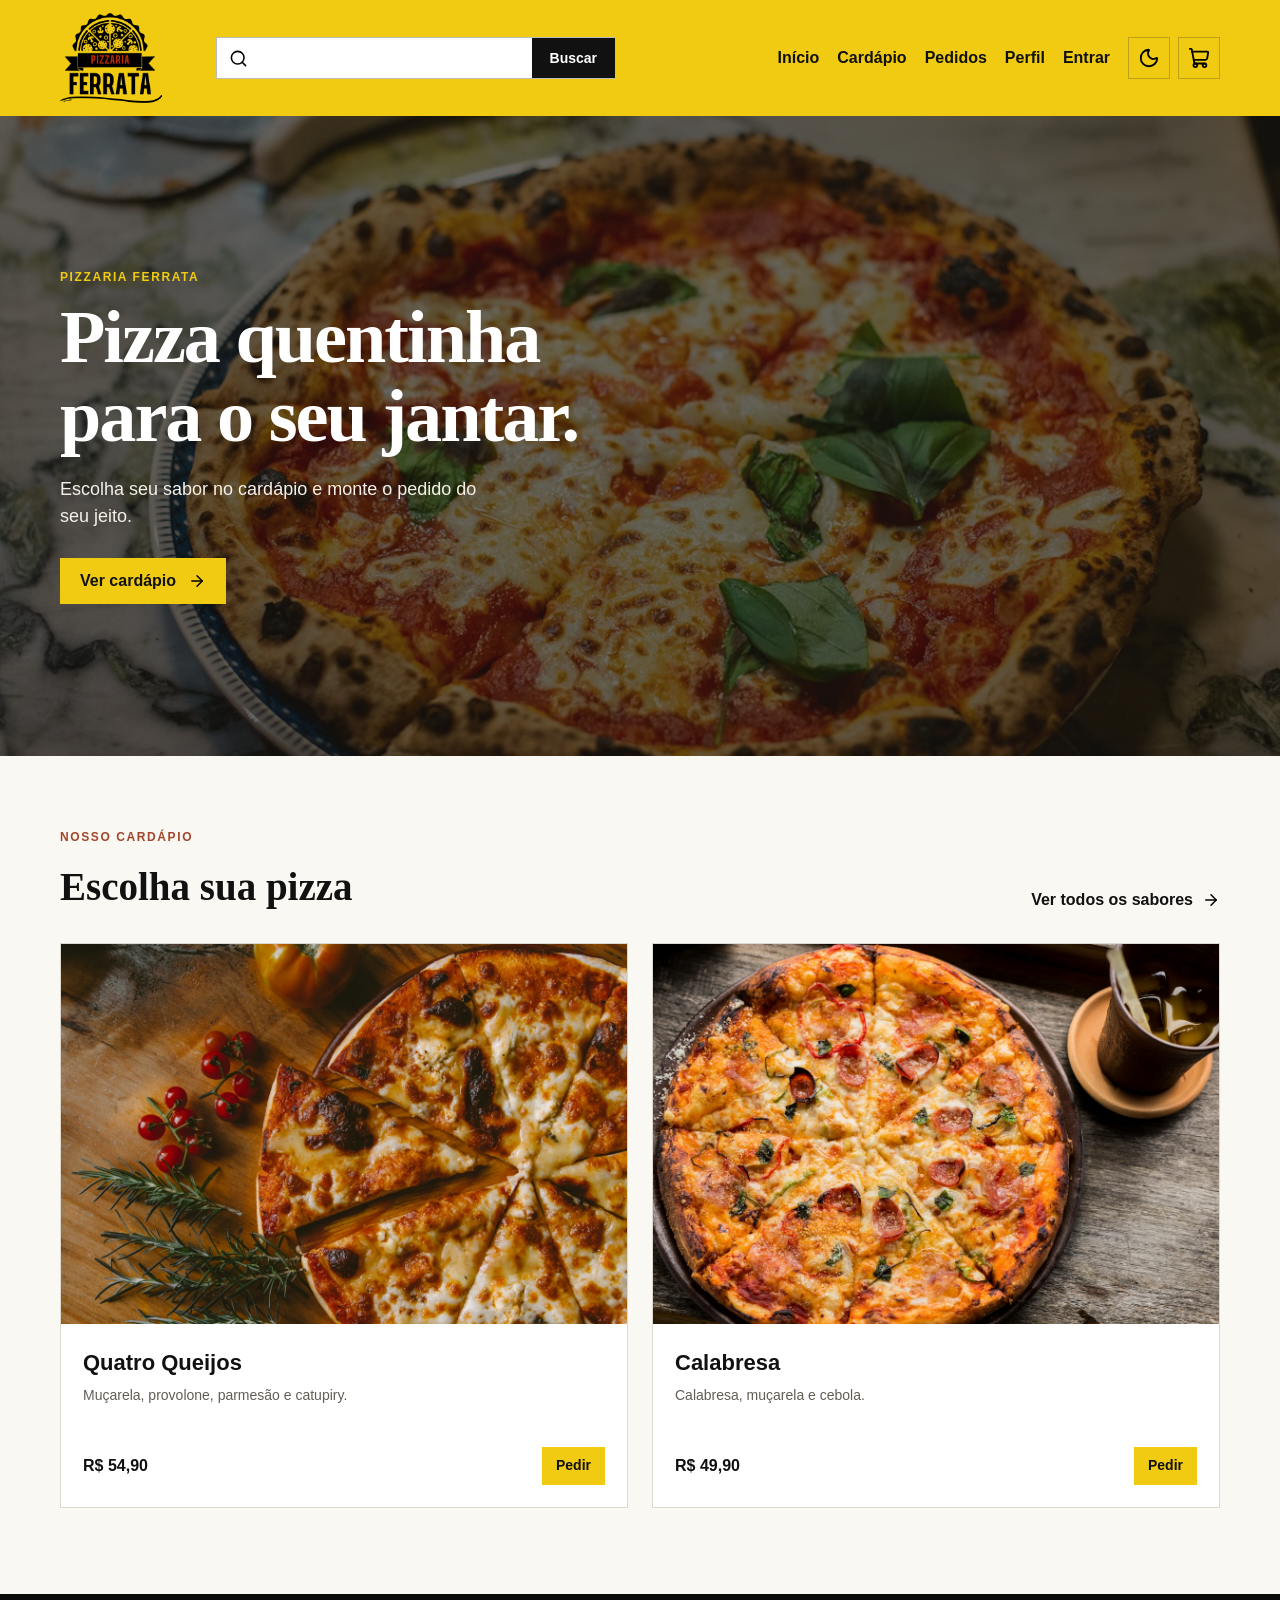
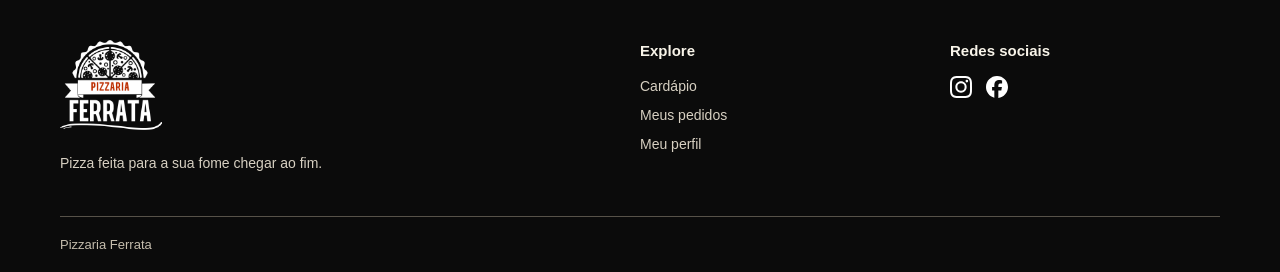
<file: index.html>
<!DOCTYPE html>
<html lang="pt-BR">
    <head>
        <meta charset="UTF-8">
        <meta name="viewport" content="width=device-width, initial-scale=1.0">
        <title>Início | Pizzaria Ferrata</title>
        <link rel="stylesheet" href="estilo.css">
        <script src="script.js" defer></script>
    </head>
    <body>
        <header class="cabecalho">
            <div class="largura topo">
                <a class="marca" href="index.html">
                    <img src="logo-pizzaria.png" alt="Logo da pizzaria">
                </a>
                <button class="botao-icone botao-menu" id="botao-menu" type="button" aria-label="Abrir menu" aria-expanded="false">
                    <img src="menu.svg">
                </button>
                <div class="busca">
                    <form action="produtos.html">
                        <img src="busca.svg">
                        <input id="campo-busca" name="busca" type="search" maxlength="40" aria-label="Buscar produtos">
                        <button type="submit">Buscar</button>
                    </form>
                </div>
                <nav class="navegacao" id="navegacao">
                    <a href="index.html">Início</a>
                    <a href="produtos.html">Cardápio</a>
                    <a href="pedidos.html">Pedidos</a>
                    <a href="perfil.html">Perfil</a>
                    <a href="entrar.html">Entrar</a>
                </nav>
                <div class="acoes">
                    <button class="botao-icone" id="botao-tema" type="button" aria-label="Mudar tema">
                        <img id="icone-tema" src="lua.svg">
                    </button>
                    <button class="botao-icone" id="botao-carrinho" type="button" aria-label="Abrir carrinho">
                        <img src="carrinho.svg">
                    </button>
                </div>
            </div>
        </header>
        <main>
            <section class="banner">
                <div class="largura banner-area">
                    <div class="banner-texto">
                        <p class="rotulo">Pizzaria Ferrata</p>
                        <h1>Pizza quentinha para o seu jantar.</h1>
                        <p class="descricao-banner">Escolha seu sabor no cardápio e monte o pedido do seu jeito.</p>
                        <a class="botao-principal" href="produtos.html">
                            Ver cardápio
                            <img src="seta-direita.svg">
                        </a>
                    </div>
                </div>
            </section>
            <section class="pizzas-inicio largura">
                <div class="titulo-secao">
                    <div>
                        <p class="rotulo">Nosso cardápio</p>
                        <h2>Escolha sua pizza</h2>
                    </div>
                    <a class="link-seta" href="produtos.html">
                        Ver todos os sabores
                        <img src="seta-direita.svg">
                    </a>
                </div>
                <div class="lista-pizzas">
                    <article class="produto">
                        <img src="imagem(1).jpg">
                        <div class="produto-info">
                            <h3>Quatro Queijos</h3>
                            <p>Muçarela, provolone, parmesão e catupiry.</p>
                            <div class="produto-preco">
                                <strong>R$ 54,90</strong>
                                <button class="botao-principal botao-pedir" type="button" data-id="queijos">Pedir</button>
                            </div>
                        </div>
                    </article>
                    <article class="produto">
                        <img src="imagem(0).jpg">
                        <div class="produto-info">
                            <h3>Calabresa</h3>
                            <p>Calabresa, muçarela e cebola.</p>
                            <div class="produto-preco">
                                <strong>R$ 49,90</strong>
                                <button class="botao-principal botao-pedir" type="button" data-id="calabresa">Pedir</button>
                            </div>
                        </div>
                    </article>
                </div>
            </section>
        </main>
        <footer class="rodape">
            <div class="largura rodape-info">
                <div class="rodape-marca">
                    <a class="marca marca-rodape" href="index.html">
                        <img src="logo-rodape.png" alt="Logo da pizzaria">
                    </a>
                    <p>Pizza feita para a sua fome chegar ao fim.</p>
                </div>
                <div class="links-rodape">
                    <h2>Explore</h2>
                    <a href="produtos.html">Cardápio</a>
                    <a href="pedidos.html">Meus pedidos</a>
                    <a href="perfil.html">Meu perfil</a>
                </div>
                <div>
                    <h2>Redes sociais</h2>
                    <div class="redes">
                        <img src="instagram.svg">
                        <img src="facebook.svg">
                    </div>
                </div>
            </div>
            <div class="largura rodape-baixo">Pizzaria Ferrata</div>
        </footer>
        <dialog class="modal" id="modal-carrinho">
            <div class="topo-modal">
                <h2>Meu carrinho</h2>
                <button class="botao-icone fechar-modal" type="button" aria-label="Fechar carrinho">
                    <img src="fechar.svg">
                </button>
            </div>
            <div id="itens-carrinho"></div>
            <div class="total-carrinho">
                <span>Total</span>
                <strong id="valor-total">R$ 0,00</strong>
            </div>
            <button class="botao-principal botao-largo" id="exportar-pedidos" type="button">Salvar pedido em JSON</button>
            <p class="mensagem" id="mensagem-exportacao"></p>
        </dialog>
    </body>
</html>
</file>
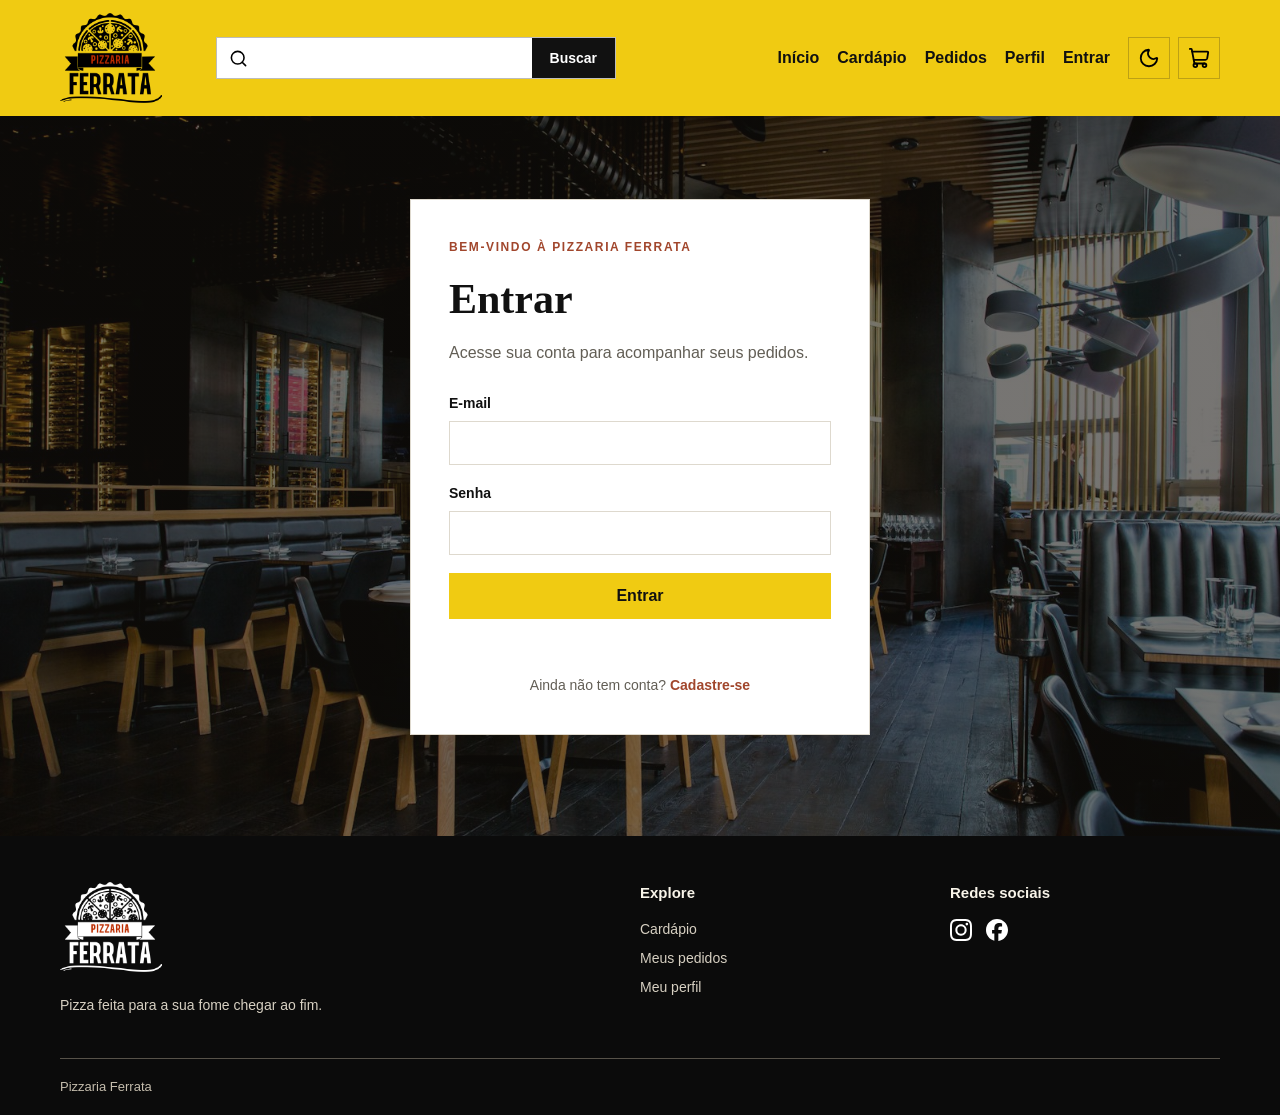
<file: entrar.html>
<!DOCTYPE html>
<html lang="pt-BR">
    <head>
        <meta charset="UTF-8">
        <meta name="viewport" content="width=device-width, initial-scale=1.0">
        <title>Entrar | Pizzaria Ferrata</title>
        <link rel="stylesheet" href="estilo.css">
        <script src="script.js" defer></script>
    </head>
    <body>
        <header class="cabecalho">
            <div class="largura topo">
                <a class="marca" href="index.html">
                    <img src="logo-pizzaria.png" alt="Logo da pizzaria">
                </a>
                <button class="botao-icone botao-menu" id="botao-menu" type="button" aria-label="Abrir menu" aria-expanded="false">
                    <img src="menu.svg">
                </button>
                <div class="busca">
                    <form action="produtos.html">
                        <img src="busca.svg">
                        <input id="campo-busca" name="busca" type="search" maxlength="40" aria-label="Buscar produtos">
                        <button type="submit">Buscar</button>
                    </form>
                </div>
                <nav class="navegacao" id="navegacao">
                    <a href="index.html">Início</a>
                    <a href="produtos.html">Cardápio</a>
                    <a href="pedidos.html">Pedidos</a>
                    <a href="perfil.html">Perfil</a>
                    <a href="entrar.html">Entrar</a>
                </nav>
                <div class="acoes">
                    <button class="botao-icone" id="botao-tema" type="button" aria-label="Mudar tema">
                        <img id="icone-tema" src="lua.svg">
                    </button>
                    <button class="botao-icone" id="botao-carrinho" type="button" aria-label="Abrir carrinho">
                        <img src="carrinho.svg">
                    </button>
                </div>
            </div>
        </header>
        <main class="conteudo pagina-entrar">
            <section class="caixa-entrar">
                <p class="rotulo">Bem-vindo à Pizzaria Ferrata</p>
                <h1>Entrar</h1>
                <p class="introducao-entrar">Acesse sua conta para acompanhar seus pedidos.</p>
                <form id="form-entrar">
                    <div class="campo">
                        <label for="entrar-email">E-mail</label>
                        <input id="entrar-email" type="email" maxlength="100" required>
                    </div>
                    <div class="campo">
                        <label for="entrar-senha">Senha</label>
                        <input id="entrar-senha" type="password" maxlength="20" required>
                    </div>
                    <button class="botao-principal botao-largo" type="submit">Entrar</button>
                    <p class="mensagem" id="mensagem-entrar"></p>
                </form>
                <p class="chamada-cadastro">
                    Ainda não tem conta?
                    <button id="abrir-cadastro" type="button">Cadastre-se</button>
                </p>
            </section>
        </main>
        <dialog class="modal modal-cadastro" id="modal-cadastro">
            <div class="topo-modal">
                <h2>Criar conta</h2>
                <button class="botao-icone fechar-modal" type="button" aria-label="Fechar cadastro">
                    <img src="fechar.svg">
                </button>
            </div>
            <form id="form-cadastro">
                <div class="campo">
                    <label for="cadastro-nome">Nome completo</label>
                    <input id="cadastro-nome" type="text" maxlength="80" required>
                </div>
                <div class="campo">
                    <label for="cadastro-email">E-mail</label>
                    <input id="cadastro-email" type="email" maxlength="100" required>
                </div>
                <div class="duas-colunas">
                    <div class="campo">
                        <label for="cadastro-telefone">Telefone</label>
                        <input id="cadastro-telefone" type="tel" inputmode="numeric" maxlength="15" required>
                    </div>
                    <div class="campo">
                        <label for="cadastro-cpf">CPF</label>
                        <input id="cadastro-cpf" type="text" inputmode="numeric" maxlength="14" required>
                    </div>
                </div>
                <div class="campos-endereco">
                    <div class="campo">
                        <label for="cadastro-endereco">Endereço</label>
                        <input id="cadastro-endereco" type="text" maxlength="120" required>
                    </div>
                    <div class="campo">
                        <label for="cadastro-numero">Número</label>
                        <input id="cadastro-numero" type="text" inputmode="numeric" maxlength="6" required>
                    </div>
                </div>
                <div class="duas-colunas">
                    <div class="campo">
                        <label for="cadastro-senha">Senha</label>
                        <input id="cadastro-senha" type="password" minlength="6" maxlength="20" required>
                    </div>
                    <div class="campo">
                        <label for="cadastro-confirmacao">Confirmar senha</label>
                        <input id="cadastro-confirmacao" type="password" minlength="6" maxlength="20" required>
                    </div>
                </div>
                <button class="botao-principal botao-largo" type="submit">Cadastrar</button>
                <p class="mensagem" id="mensagem-cadastro"></p>
            </form>
        </dialog>
        <footer class="rodape">
            <div class="largura rodape-info">
                <div class="rodape-marca">
                    <a class="marca marca-rodape" href="index.html">
                        <img src="logo-rodape.png" alt="Logo da pizzaria">
                    </a>
                    <p>Pizza feita para a sua fome chegar ao fim.</p>
                </div>
                <div class="links-rodape">
                    <h2>Explore</h2>
                    <a href="produtos.html">Cardápio</a>
                    <a href="pedidos.html">Meus pedidos</a>
                    <a href="perfil.html">Meu perfil</a>
                </div>
                <div>
                    <h2>Redes sociais</h2>
                    <div class="redes">
                        <img src="instagram.svg">
                        <img src="facebook.svg">
                    </div>
                </div>
            </div>
            <div class="largura rodape-baixo">Pizzaria Ferrata</div>
        </footer>
        <dialog class="modal" id="modal-carrinho">
            <div class="topo-modal">
                <h2>Meu carrinho</h2>
                <button class="botao-icone fechar-modal" type="button" aria-label="Fechar carrinho">
                    <img src="fechar.svg">
                </button>
            </div>
            <div id="itens-carrinho"></div>
            <div class="total-carrinho">
                <span>Total</span>
                <strong id="valor-total">R$ 0,00</strong>
            </div>
            <button class="botao-principal botao-largo" id="exportar-pedidos" type="button">Salvar pedido em JSON</button>
            <p class="mensagem" id="mensagem-exportacao"></p>
        </dialog>
    </body>
</html>
</file>
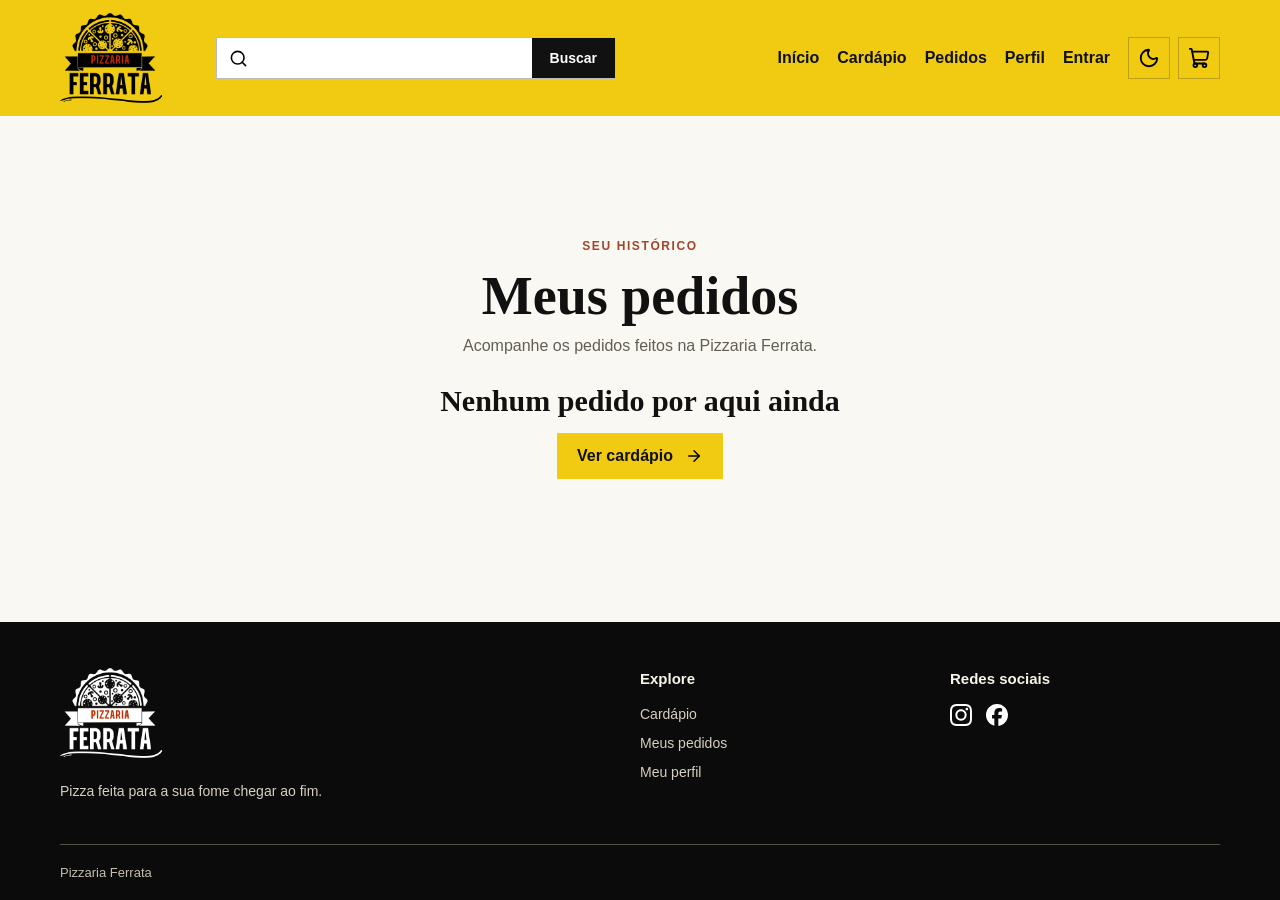
<file: pedidos.html>
<!DOCTYPE html>
<html lang="pt-BR">
    <head>
        <meta charset="UTF-8">
        <meta name="viewport" content="width=device-width, initial-scale=1.0">
        <title>Pedidos | Pizzaria Ferrata</title>
        <link rel="stylesheet" href="estilo.css">
        <script src="script.js" defer></script>
    </head>
    <body>
        <header class="cabecalho">
            <div class="largura topo">
                <a class="marca" href="index.html">
                    <img src="logo-pizzaria.png" alt="Logo da pizzaria">
                </a>
                <button class="botao-icone botao-menu" id="botao-menu" type="button" aria-label="Abrir menu" aria-expanded="false">
                    <img src="menu.svg">
                </button>
                <div class="busca">
                    <form action="produtos.html">
                        <img src="busca.svg">
                        <input id="campo-busca" name="busca" type="search" maxlength="40" aria-label="Buscar produtos">
                        <button type="submit">Buscar</button>
                    </form>
                </div>
                <nav class="navegacao" id="navegacao">
                    <a href="index.html">Início</a>
                    <a href="produtos.html">Cardápio</a>
                    <a href="pedidos.html">Pedidos</a>
                    <a href="perfil.html">Perfil</a>
                    <a href="entrar.html">Entrar</a>
                </nav>
                <div class="acoes">
                    <button class="botao-icone" id="botao-tema" type="button" aria-label="Mudar tema">
                        <img id="icone-tema" src="lua.svg">
                    </button>
                    <button class="botao-icone" id="botao-carrinho" type="button" aria-label="Abrir carrinho">
                        <img src="carrinho.svg">
                    </button>
                </div>
            </div>
        </header>
        <main class="largura conteudo pagina-pedidos">
            <div class="titulo-pagina">
                <p class="rotulo">Seu histórico</p>
                <h1>Meus pedidos</h1>
                <p class="descricao-pagina">Acompanhe os pedidos feitos na Pizzaria Ferrata.</p>
            </div>
            <section class="sem-pedidos">
                <h2>Nenhum pedido por aqui ainda</h2>
                <a class="botao-principal" href="produtos.html">
                    Ver cardápio
                    <img src="seta-direita.svg">
                </a>
            </section>
        </main>
        <footer class="rodape">
            <div class="largura rodape-info">
                <div class="rodape-marca">
                    <a class="marca marca-rodape" href="index.html">
                        <img src="logo-rodape.png" alt="Logo da pizzaria">
                    </a>
                    <p>Pizza feita para a sua fome chegar ao fim.</p>
                </div>
                <div class="links-rodape">
                    <h2>Explore</h2>
                    <a href="produtos.html">Cardápio</a>
                    <a href="pedidos.html">Meus pedidos</a>
                    <a href="perfil.html">Meu perfil</a>
                </div>
                <div>
                    <h2>Redes sociais</h2>
                    <div class="redes">
                        <img src="instagram.svg">
                        <img src="facebook.svg">
                    </div>
                </div>
            </div>
            <div class="largura rodape-baixo">Pizzaria Ferrata</div>
        </footer>
        <dialog class="modal" id="modal-carrinho">
            <div class="topo-modal">
                <h2>Meu carrinho</h2>
                <button class="botao-icone fechar-modal" type="button" aria-label="Fechar carrinho">
                    <img src="fechar.svg">
                </button>
            </div>
            <div id="itens-carrinho"></div>
            <div class="total-carrinho">
                <span>Total</span>
                <strong id="valor-total">R$ 0,00</strong>
            </div>
            <button class="botao-principal botao-largo" id="exportar-pedidos" type="button">Salvar pedido em JSON</button>
            <p class="mensagem" id="mensagem-exportacao"></p>
        </dialog>
    </body>
</html>
</file>
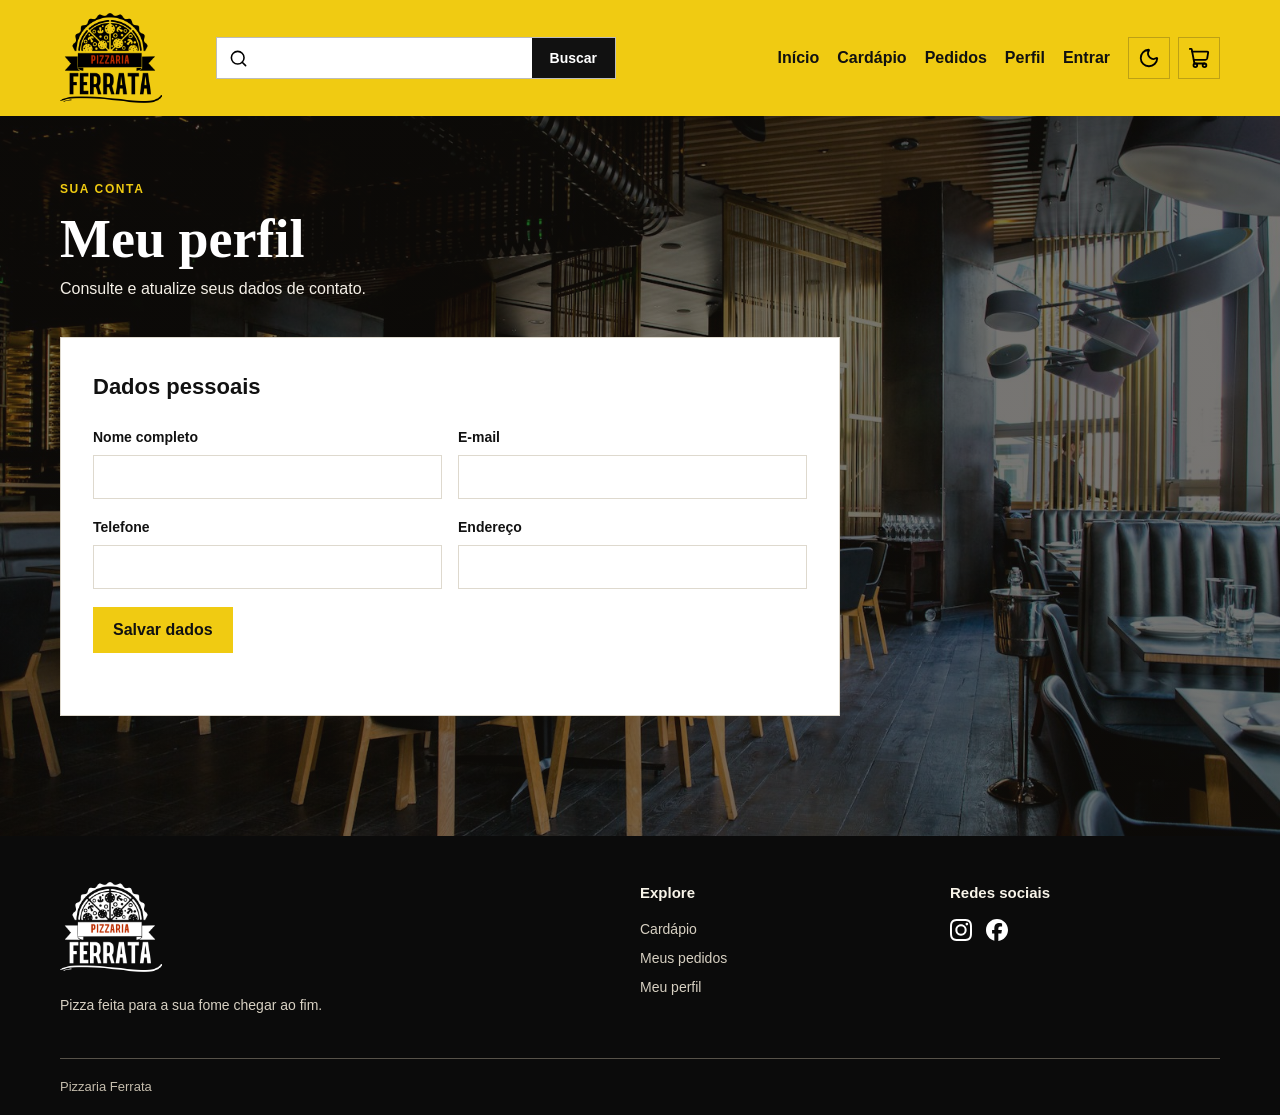
<file: perfil.html>
<!DOCTYPE html>
<html lang="pt-BR">
    <head>
        <meta charset="UTF-8">
        <meta name="viewport" content="width=device-width, initial-scale=1.0">
        <title>Perfil | Pizzaria Ferrata</title>
        <link rel="stylesheet" href="estilo.css">
        <script src="script.js" defer></script>
    </head>
    <body>
        <header class="cabecalho">
            <div class="largura topo">
                <a class="marca" href="index.html">
                    <img src="logo-pizzaria.png" alt="Logo da pizzaria">
                </a>
                <button class="botao-icone botao-menu" id="botao-menu" type="button" aria-label="Abrir menu" aria-expanded="false">
                    <img src="menu.svg">
                </button>
                <div class="busca">
                    <form action="produtos.html">
                        <img src="busca.svg">
                        <input id="campo-busca" name="busca" type="search" maxlength="40" aria-label="Buscar produtos">
                        <button type="submit">Buscar</button>
                    </form>
                </div>
                <nav class="navegacao" id="navegacao">
                    <a href="index.html">Início</a>
                    <a href="produtos.html">Cardápio</a>
                    <a href="pedidos.html">Pedidos</a>
                    <a href="perfil.html">Perfil</a>
                    <a href="entrar.html">Entrar</a>
                </nav>
                <div class="acoes">
                    <button class="botao-icone" id="botao-tema" type="button" aria-label="Mudar tema">
                        <img id="icone-tema" src="lua.svg">
                    </button>
                    <button class="botao-icone" id="botao-carrinho" type="button" aria-label="Abrir carrinho">
                        <img src="carrinho.svg">
                    </button>
                </div>
            </div>
        </header>
        <main class="conteudo pagina-perfil">
            <div class="largura">
                <div class="titulo-pagina">
                    <p class="rotulo">Sua conta</p>
                    <h1>Meu perfil</h1>
                    <p class="descricao-pagina">Consulte e atualize seus dados de contato.</p>
                </div>
                <section class="dados-perfil">
                    <h2>Dados pessoais</h2>
                    <form id="form-perfil">
                        <div class="duas-colunas">
                            <div class="campo">
                                <label for="perfil-nome">Nome completo</label>
                                <input id="perfil-nome" type="text" maxlength="80" required>
                            </div>
                            <div class="campo">
                                <label for="perfil-email">E-mail</label>
                                <input id="perfil-email" type="email" maxlength="100" required>
                            </div>
                        </div>
                        <div class="duas-colunas">
                            <div class="campo">
                                <label for="perfil-telefone">Telefone</label>
                                <input id="perfil-telefone" type="tel" inputmode="numeric" maxlength="15" required>
                            </div>
                            <div class="campo">
                                <label for="perfil-endereco">Endereço</label>
                                <input id="perfil-endereco" type="text" maxlength="120" required>
                            </div>
                        </div>
                        <button class="botao-principal" type="submit">Salvar dados</button>
                        <p class="mensagem" id="mensagem-perfil"></p>
                    </form>
                </section>
            </div>
        </main>
        <footer class="rodape">
            <div class="largura rodape-info">
                <div class="rodape-marca">
                    <a class="marca marca-rodape" href="index.html">
                        <img src="logo-rodape.png" alt="Logo da pizzaria">
                    </a>
                    <p>Pizza feita para a sua fome chegar ao fim.</p>
                </div>
                <div class="links-rodape">
                    <h2>Explore</h2>
                    <a href="produtos.html">Cardápio</a>
                    <a href="pedidos.html">Meus pedidos</a>
                    <a href="perfil.html">Meu perfil</a>
                </div>
                <div>
                    <h2>Redes sociais</h2>
                    <div class="redes">
                        <img src="instagram.svg">
                        <img src="facebook.svg">
                    </div>
                </div>
            </div>
            <div class="largura rodape-baixo">Pizzaria Ferrata</div>
        </footer>
        <dialog class="modal" id="modal-carrinho">
            <div class="topo-modal">
                <h2>Meu carrinho</h2>
                <button class="botao-icone fechar-modal" type="button" aria-label="Fechar carrinho">
                    <img src="fechar.svg">
                </button>
            </div>
            <div id="itens-carrinho"></div>
            <div class="total-carrinho">
                <span>Total</span>
                <strong id="valor-total">R$ 0,00</strong>
            </div>
            <button class="botao-principal botao-largo" id="exportar-pedidos" type="button">Salvar pedido em JSON</button>
            <p class="mensagem" id="mensagem-exportacao"></p>
        </dialog>
    </body>
</html>
</file>
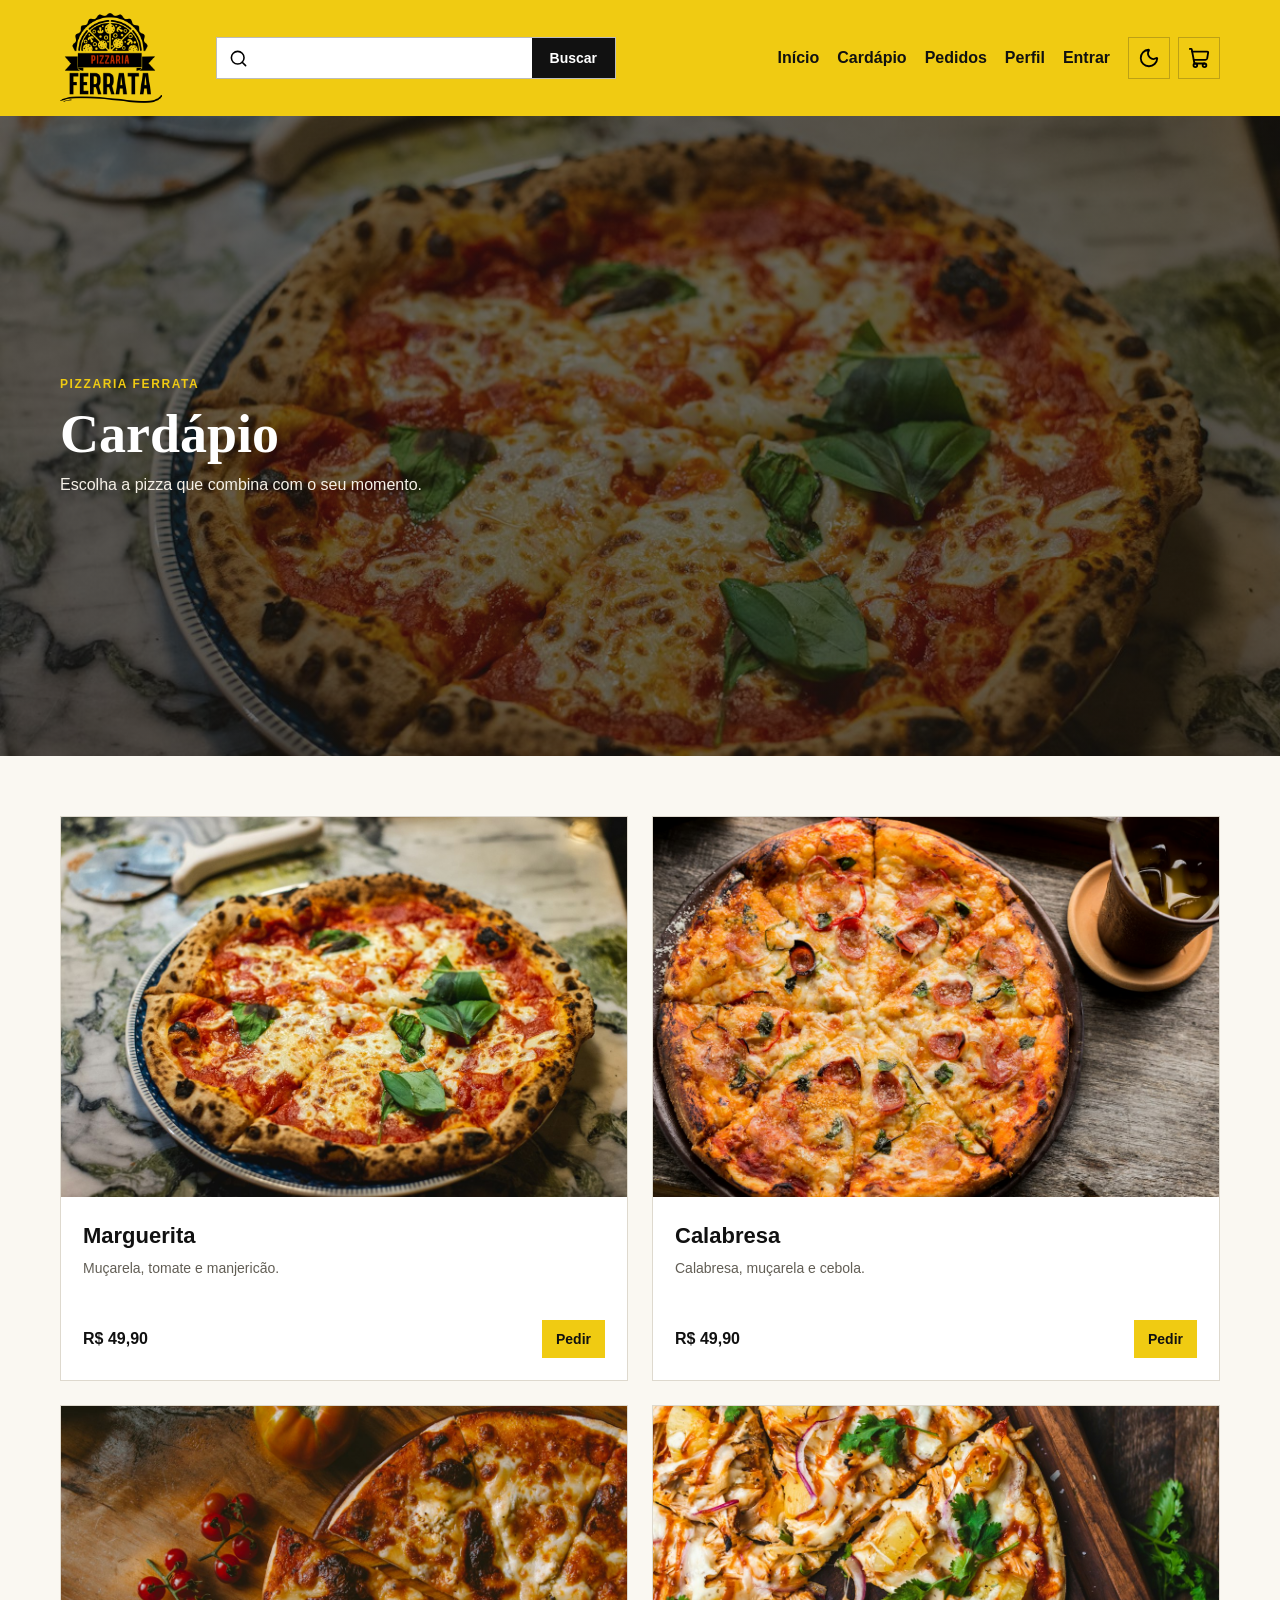
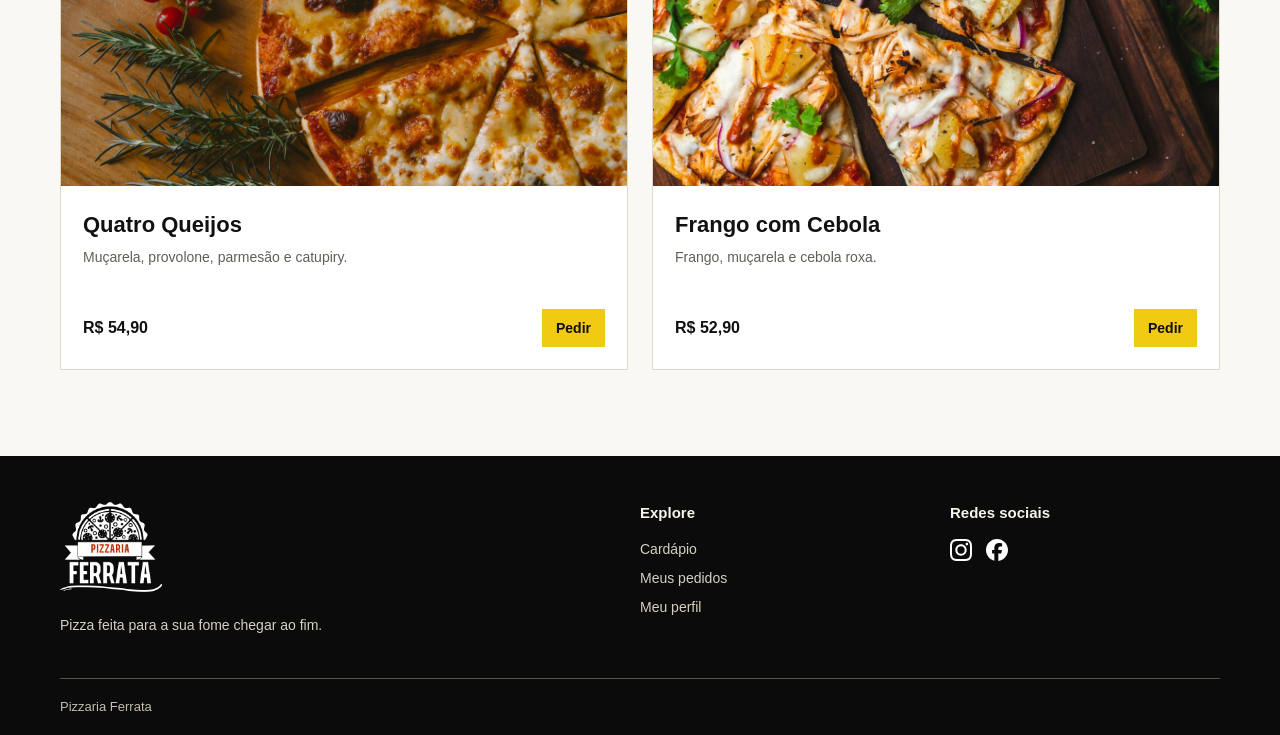
<file: produtos.html>
<!DOCTYPE html>
<html lang="pt-BR">
    <head>
        <meta charset="UTF-8">
        <meta name="viewport" content="width=device-width, initial-scale=1.0">
        <title>Cardápio | Pizzaria Ferrata</title>
        <link rel="stylesheet" href="estilo.css">
        <script src="script.js" defer></script>
    </head>
    <body>
        <header class="cabecalho">
            <div class="largura topo">
                <a class="marca" href="index.html">
                    <img src="logo-pizzaria.png" alt="Logo da pizzaria">
                </a>
                <button class="botao-icone botao-menu" id="botao-menu" type="button" aria-label="Abrir menu" aria-expanded="false">
                    <img src="menu.svg">
                </button>
                <div class="busca">
                    <form action="produtos.html">
                        <img src="busca.svg">
                        <input id="campo-busca" name="busca" type="search" maxlength="40" aria-label="Buscar produtos">
                        <button type="submit">Buscar</button>
                    </form>
                </div>
                <nav class="navegacao" id="navegacao">
                    <a href="index.html">Início</a>
                    <a href="produtos.html">Cardápio</a>
                    <a href="pedidos.html">Pedidos</a>
                    <a href="perfil.html">Perfil</a>
                    <a href="entrar.html">Entrar</a>
                </nav>
                <div class="acoes">
                    <button class="botao-icone" id="botao-tema" type="button" aria-label="Mudar tema">
                        <img id="icone-tema" src="lua.svg">
                    </button>
                    <button class="botao-icone" id="botao-carrinho" type="button" aria-label="Abrir carrinho">
                        <img src="carrinho.svg">
                    </button>
                </div>
            </div>
        </header>
        <main>
            <section class="banner banner-cardapio">
                <div class="largura titulo-pagina">
                    <p class="rotulo">Pizzaria Ferrata</p>
                    <h1>Cardápio</h1>
                    <p class="descricao-pagina">Escolha a pizza que combina com o seu momento.</p>
                </div>
            </section>
            <div class="largura cardapio">
                <div class="lista-pizzas" id="lista-pizzas">
                    <article class="produto">
                        <img src="imagem.jpg">
                        <div class="produto-info">
                            <h2>Marguerita</h2>
                            <p>Muçarela, tomate e manjericão.</p>
                            <div class="produto-preco">
                                <strong>R$ 49,90</strong>
                                <button class="botao-principal botao-pedir" type="button" data-id="marguerita">Pedir</button>
                            </div>
                        </div>
                    </article>
                    <article class="produto">
                        <img src="imagem(0).jpg">
                        <div class="produto-info">
                            <h2>Calabresa</h2>
                            <p>Calabresa, muçarela e cebola.</p>
                            <div class="produto-preco">
                                <strong>R$ 49,90</strong>
                                <button class="botao-principal botao-pedir" type="button" data-id="calabresa">Pedir</button>
                            </div>
                        </div>
                    </article>
                    <article class="produto">
                        <img src="imagem(1).jpg">
                        <div class="produto-info">
                            <h2>Quatro Queijos</h2>
                            <p>Muçarela, provolone, parmesão e catupiry.</p>
                            <div class="produto-preco">
                                <strong>R$ 54,90</strong>
                                <button class="botao-principal botao-pedir" type="button" data-id="queijos">Pedir</button>
                            </div>
                        </div>
                    </article>
                    <article class="produto">
                        <img src="imagem(2).jpg">
                        <div class="produto-info">
                            <h2>Frango com Cebola</h2>
                            <p>Frango, muçarela e cebola roxa.</p>
                            <div class="produto-preco">
                                <strong>R$ 52,90</strong>
                                <button class="botao-principal botao-pedir" type="button" data-id="frango">Pedir</button>
                            </div>
                        </div>
                    </article>
                </div>
                <p class="sem-resultado" id="sem-resultado" hidden>Nenhuma pizza encontrada. Tente outro nome.</p>
            </div>
        </main>
        <footer class="rodape">
            <div class="largura rodape-info">
                <div class="rodape-marca">
                    <a class="marca marca-rodape" href="index.html">
                        <img src="logo-rodape.png" alt="Logo da pizzaria">
                    </a>
                    <p>Pizza feita para a sua fome chegar ao fim.</p>
                </div>
                <div class="links-rodape">
                    <h2>Explore</h2>
                    <a href="produtos.html">Cardápio</a>
                    <a href="pedidos.html">Meus pedidos</a>
                    <a href="perfil.html">Meu perfil</a>
                </div>
                <div>
                    <h2>Redes sociais</h2>
                    <div class="redes">
                        <img src="instagram.svg">
                        <img src="facebook.svg">
                    </div>
                </div>
            </div>
            <div class="largura rodape-baixo">Pizzaria Ferrata</div>
        </footer>
        <dialog class="modal" id="modal-carrinho">
            <div class="topo-modal">
                <h2>Meu carrinho</h2>
                <button class="botao-icone fechar-modal" type="button" aria-label="Fechar carrinho">
                    <img src="fechar.svg">
                </button>
            </div>
            <div id="itens-carrinho"></div>
            <div class="total-carrinho">
                <span>Total</span>
                <strong id="valor-total">R$ 0,00</strong>
            </div>
            <button class="botao-principal botao-largo" id="exportar-pedidos" type="button">Salvar pedido em JSON</button>
            <p class="mensagem" id="mensagem-exportacao"></p>
        </dialog>
    </body>
</html>
</file>
<file: estilo.css>
:root {
    --fundo: #faf8f2;
    --superficie: #ffffff;
    --texto: #111111;
    --texto-suave: #625e55;
    --borda: #ded9ce;
    --amarelo: #f0cb12;
    --amarelo-escuro: #e6c000;
    --rodape: #0b0b0b;
}

* {
    box-sizing: border-box;
}

html {
    scroll-behavior: smooth;
}

body {
    display: flex;
    flex-direction: column;
    min-height: 100vh;
    margin: 0;
    background: var(--fundo);
    color: var(--texto);
    font-family: Arial, Helvetica, sans-serif;
    line-height: 1.5;
}

main {
    flex: 1;
}

body.escuro {
    --fundo: #000000;
    --superficie: #101010;
    --texto: #f5f2e9;
    --texto-suave: #bebebe;
    --borda: #393939;
    --rodape: #000000;
}

button,
input {
    font: inherit;
}

button {
    cursor: pointer;
}

a {
    color: inherit;
    text-decoration: none;
}

h1,
h2,
h3,
p {
    margin-top: 0;
}

.largura {
    width: calc(100% - 48px);
    max-width: 1160px;
    margin: 0 auto;
}

.cabecalho {
    background: var(--amarelo);
    color: #111111;
}

.topo {
    display: flex;
    align-items: center;
    gap: 18px;
    min-height: 116px;
}

.marca {
    display: flex;
    align-items: center;
    flex-shrink: 0;
    position: relative;
    overflow: hidden;
    width: 102px;
    height: 90px;
}

.marca img {
    display: block;
    position: absolute;
    top: -38px;
    left: -33px;
    width: 166px;
    height: 166px;
}

.navegacao {
    display: flex;
    align-items: center;
    gap: 18px;
    margin-left: auto;
    font-size: 16px;
    font-weight: 800;
}

.navegacao a:hover,
.navegacao a:focus-visible {
    text-decoration: underline;
    text-underline-offset: 5px;
}

.acoes {
    display: flex;
    gap: 8px;
}

.botao-icone {
    display: grid;
    place-items: center;
    width: 42px;
    height: 42px;
    padding: 9px;
    border: 1px solid rgba(39, 35, 28, 0.25);
    background: transparent;
}

.botao-icone:hover,
.botao-icone:focus-visible {
    background: rgba(255, 255, 255, 0.28);
}

.botao-icone img {
    width: 22px;
    height: 22px;
}

.botao-menu {
    display: none;
}

.busca {
    flex: 0 1 400px;
    width: auto;
    margin-left: 36px;
}

.busca form {
    display: flex;
    align-items: center;
    gap: 10px;
    width: 100%;
    height: 42px;
    padding-left: 12px;
    border: 1px solid rgba(39, 35, 28, 0.3);
    background: #ffffff;
}

.busca img {
    width: 19px;
    height: 19px;
}

.busca input {
    width: 100%;
    min-width: 0;
    border: 0;
    outline: 0;
    background: transparent;
    color: #111111;
    font-size: 14px;
}

.busca button {
    align-self: stretch;
    padding: 0 18px;
    border: 0;
    background: #111111;
    color: #ffffff;
    font-size: 14px;
    font-weight: 700;
}

.rotulo {
    margin-bottom: 12px;
    color: #a1462c;
    font-size: 12px;
    font-weight: 800;
    letter-spacing: 1.6px;
    text-transform: uppercase;
}

.botao-principal {
    display: inline-flex;
    align-items: center;
    justify-content: center;
    gap: 12px;
    min-height: 46px;
    padding: 11px 20px;
    border: 0;
    background: var(--amarelo);
    color: #111111;
    font-weight: 800;
    text-align: center;
}

.botao-principal:hover,
.botao-principal:focus-visible {
    background: var(--amarelo-escuro);
}

.botao-principal img,
.link-seta img {
    width: 18px;
    height: 18px;
}

.botao-largo {
    width: 100%;
}

.conteudo {
    padding-top: 64px;
    padding-bottom: 86px;
}

.titulo-pagina {
    margin-bottom: 36px;
}

.titulo-pagina h1 {
    margin-bottom: 8px;
    font-family: Georgia, 'Times New Roman', serif;
    font-size: clamp(38px, 5vw, 54px);
    line-height: 1.1;
}

.descricao-pagina {
    margin-bottom: 0;
    color: var(--texto-suave);
}

.rodape {
    background: var(--rodape);
    color: #f8f4e9;
}

.rodape-info {
    display: grid;
    grid-template-columns: 2fr 1fr 1fr;
    gap: 40px;
    padding-top: 46px;
    padding-bottom: 42px;
}

.marca-rodape {
    display: inline-block;
    margin-bottom: 16px;
    color: #f8f4e9;
}

.marca-rodape img {
    height: 166px;
}

.rodape p {
    max-width: 280px;
    margin-bottom: 0;
    color: #d7d0c2;
    font-size: 14px;
}

.rodape h2 {
    margin-bottom: 14px;
    font-size: 15px;
}

.links-rodape a {
    display: block;
    width: fit-content;
    margin-bottom: 8px;
    color: #d7d0c2;
    font-size: 14px;
}

.rodape-info a:hover {
    text-decoration: underline;
}

.redes {
    display: flex;
    gap: 14px;
}

.redes img {
    width: 22px;
    height: 22px;
    filter: invert(1);
}

.rodape-baixo {
    padding: 18px 0;
    border-top: 1px solid #575249;
    color: #c5bdad;
    font-size: 13px;
}

.modal {
    width: 510px;
    max-width: calc(100% - 28px);
    max-height: calc(100% - 32px);
    padding: 24px;
    border: 1px solid var(--borda);
    background: var(--superficie);
    color: var(--texto);
}

.modal::backdrop {
    background: rgba(0, 0, 0, 0.58);
}

.topo-modal {
    display: flex;
    align-items: center;
    justify-content: space-between;
    gap: 16px;
    margin-bottom: 22px;
}

.topo-modal h2 {
    margin-bottom: 0;
    font-family: Georgia, 'Times New Roman', serif;
    font-size: 28px;
}

.topo-modal .botao-icone {
    width: 36px;
    height: 36px;
    border-color: var(--borda);
}

.topo-modal .botao-icone img {
    width: 19px;
    height: 19px;
}

.escuro .topo-modal .botao-icone img,
.escuro .quantidade img {
    filter: invert(1);
}

.carrinho-vazio {
    padding: 44px 10px;
    color: var(--texto-suave);
    text-align: center;
}

.item-carrinho {
    display: flex;
    justify-content: space-between;
    gap: 18px;
    padding: 16px 0;
    border-top: 1px solid var(--borda);
}

.item-carrinho h3 {
    margin-bottom: 3px;
    font-size: 16px;
}

.item-carrinho p {
    margin-bottom: 0;
    color: var(--texto-suave);
    font-size: 14px;
}

.quantidade {
    display: flex;
    align-items: center;
    gap: 9px;
    flex-shrink: 0;
}

.quantidade button {
    display: grid;
    place-items: center;
    width: 29px;
    height: 29px;
    padding: 5px;
    border: 1px solid var(--borda);
    background: var(--superficie);
}

.quantidade img {
    width: 16px;
    height: 16px;
}

.quantidade .remover-item {
    margin-left: 4px;
}

.total-carrinho {
    display: flex;
    justify-content: space-between;
    margin: 10px 0 18px;
    padding-top: 18px;
    border-top: 1px solid var(--borda);
}

.campo {
    margin-bottom: 18px;
}

.campo label {
    display: block;
    margin-bottom: 7px;
    font-size: 14px;
    font-weight: 700;
}

.campo input {
    width: 100%;
    height: 44px;
    padding: 0 12px;
    border: 1px solid var(--borda);
    outline: none;
    background: var(--superficie);
    color: var(--texto);
}

.campo input:focus {
    border-color: #c48a1f;
}

.duas-colunas {
    display: grid;
    grid-template-columns: 1fr 1fr;
    gap: 16px;
}

.mensagem {
    min-height: 20px;
    margin: 10px 0 0;
    color: #a1462c;
    font-size: 14px;
}





/* Pagina inicial */
.banner {
    background: linear-gradient(rgba(20, 17, 13, 0.64), rgba(20, 17, 13, 0.64)), url("imagem.jpg") center / cover;
    color: #ffffff;
}

.escuro .banner {
    background: linear-gradient(rgba(10, 10, 9, 0.7), rgba(10, 10, 9, 0.7)), url("imagem.jpg") center / cover;
}

.banner-area {
    display: flex;
    align-items: center;
    min-height: 640px;
    padding-top: 80px;
    padding-bottom: 80px;
}

.banner-texto {
    max-width: 620px;
}

.banner-texto .rotulo {
    color: var(--amarelo);
}

.banner-texto h1 {
    max-width: 540px;
    margin-bottom: 20px;
    font-family: Georgia, 'Times New Roman', serif;
    font-size: clamp(46px, 5.8vw, 76px);
    line-height: 1.06;
    letter-spacing: -2px;
}

.descricao-banner {
    max-width: 420px;
    margin-bottom: 28px;
    color: #f5f0e7;
    font-size: 18px;
}

.pizzas-inicio {
    padding-top: 72px;
    padding-bottom: 86px;
}

.titulo-secao {
    display: flex;
    align-items: end;
    justify-content: space-between;
    gap: 20px;
    margin-bottom: 26px;
}

.titulo-secao h2 {
    margin-bottom: 0;
    font-family: Georgia, 'Times New Roman', serif;
    font-size: 39px;
}

.link-seta {
    display: inline-flex;
    align-items: center;
    gap: 9px;
    padding-bottom: 5px;
    font-weight: 700;
}

.escuro .link-seta img {
    filter: invert(1);
}






/* Cardapio */
.banner-cardapio {
    display: flex;
    align-items: center;
    min-height: 640px;
}

.banner-cardapio .titulo-pagina {
    margin-bottom: 0;
}

.banner-cardapio .rotulo {
    color: var(--amarelo);
}

.banner-cardapio .descricao-pagina {
    color: #f5f0e7;
}

.cardapio {
    padding-top: 60px;
    padding-bottom: 86px;
}

.lista-pizzas {
    display: grid;
    grid-template-columns: 1fr 1fr;
    gap: 24px;
}

.produto {
    overflow: hidden;
    border: 1px solid var(--borda);
    background: var(--superficie);
}

.produto > img {
    display: block;
    width: 100%;
    height: 380px;
    object-fit: cover;
}

.produto-info {
    padding: 22px;
}

.produto h2,
.produto h3 {
    margin-bottom: 6px;
    font-size: 22px;
}

.produto p {
    min-height: 44px;
    margin-bottom: 18px;
    color: var(--texto-suave);
    font-size: 14px;
}

.produto-preco {
    display: flex;
    align-items: center;
    justify-content: space-between;
    gap: 10px;
}

.produto-preco strong {
    white-space: nowrap;
}

.produto-preco .botao-principal {
    min-height: 38px;
    padding: 7px 14px;
    font-size: 14px;
}

.sem-resultado {
    padding: 35px 0;
    color: var(--texto-suave);
}





/* Pedidos */
.pagina-pedidos {
    display: flex;
    flex-direction: column;
    align-items: center;
    justify-content: center;
    min-height: 500px;
    text-align: center;
}

.pagina-pedidos .titulo-pagina {
    margin-bottom: 20px;
}

.sem-pedidos {
    max-width: 670px;
}

.sem-pedidos h2 {
    margin-bottom: 10px;
    font-family: Georgia, 'Times New Roman', serif;
    font-size: 30px;
}

.sem-pedidos p {
    margin-bottom: 24px;
    color: var(--texto-suave);
}





/* Perfil */
.pagina-perfil {
    min-height: 720px;
    background: linear-gradient(rgba(20, 17, 13, 0.58), rgba(20, 17, 13, 0.58)), url("imagem(3).jpg") center / cover;
}

.pagina-perfil .titulo-pagina {
    color: #ffffff;
}

.pagina-perfil .titulo-pagina .rotulo {
    color: var(--amarelo);
}

.pagina-perfil .descricao-pagina {
    color: #f5f0e7;
}

.dados-perfil {
    max-width: 780px;
    padding: 32px;
    border: 1px solid var(--borda);
    background: var(--superficie);
}

.dados-perfil h2 {
    margin-bottom: 24px;
    font-size: 22px;
}





/* Entrar e cadastro */
.pagina-entrar {
    display: flex;
    justify-content: center;
    align-items: center;
    min-height: 720px;
    padding-top: 68px;
    background: linear-gradient(rgba(20, 17, 13, 0.58), rgba(20, 17, 13, 0.58)), url("imagem(3).jpg") center / cover;
}

.caixa-entrar {
    width: 100%;
    max-width: 460px;
    padding: 38px;
    border: 1px solid var(--borda);
    background: var(--superficie);
}

.caixa-entrar h1 {
    margin-bottom: 10px;
    font-family: Georgia, 'Times New Roman', serif;
    font-size: 42px;
}

.introducao-entrar {
    margin-bottom: 28px;
    color: var(--texto-suave);
}

.chamada-cadastro {
    margin: 26px 0 0;
    color: var(--texto-suave);
    font-size: 14px;
    text-align: center;
}

.chamada-cadastro button {
    padding: 0;
    border: 0;
    background: none;
    color: #a1462c;
    font-weight: 800;
}

.modal-cadastro {
    width: 620px;
    max-width: calc(100% - 28px);
}

.campos-endereco {
    display: grid;
    grid-template-columns: 3fr 1fr;
    gap: 16px;
}





/* Telas menores */
@media (max-width: 900px) {
    .busca {
        flex-basis: 230px;
        margin-left: 0;
    }

    .navegacao {
        gap: 8px;
        font-size: 13px;
    }
}

@media (max-width: 760px) {
    .largura {
        width: calc(100% - 32px);
        max-width: 560px;
    }

    .topo {
        position: relative;
        flex-wrap: wrap;
        gap: 10px;
        min-height: 88px;
        padding-top: 12px;
        padding-bottom: 12px;
    }

    .marca img {
        top: -27px;
        left: -23px;
        width: 118px;
        height: 118px;
    }

    .marca {
        width: 73px;
        height: 64px;
    }

    .botao-menu {
        display: grid;
        order: 3;
    }

    .acoes {
        margin-left: auto;
    }

    .navegacao {
        position: absolute;
        z-index: 5;
        top: 84px;
        right: 0;
        left: 0;
        display: none;
        flex-direction: column;
        align-items: stretch;
        gap: 0;
        margin: 0;
        padding: 10px;
        border: 1px solid rgba(39, 35, 28, 0.25);
        background: var(--amarelo);
    }

    .navegacao.aberta {
        display: flex;
    }

    .navegacao a {
        padding: 10px;
    }

    .busca form {
        max-width: none;
    }

    .busca {
        order: 4;
        flex: 1 0 100%;
        width: 100%;
        margin-left: 0;
    }

    .banner-area {
        min-height: 580px;
        padding-top: 64px;
        padding-bottom: 64px;
    }

    .banner-texto h1 {
        font-size: clamp(42px, 9vw, 64px);
    }

    .pizzas-inicio {
        padding-top: 56px;
        padding-bottom: 64px;
    }

    .lista-pizzas {
        grid-template-columns: 1fr;
    }

    .rodape-info {
        grid-template-columns: 1fr 1fr;
        gap: 28px;
    }

    .rodape-marca {
        grid-column: 1 / -1;
    }

    .conteudo {
        padding-top: 48px;
        padding-bottom: 66px;
    }

    .banner-cardapio {
        min-height: 580px;
    }

    .cardapio {
        padding-top: 48px;
        padding-bottom: 66px;
    }
}

@media (max-width: 520px) {
    .topo {
        gap: 5px;
    }

    .acoes {
        gap: 5px;
    }

    .botao-icone {
        width: 38px;
        height: 38px;
        padding: 8px;
    }

    .titulo-secao {
        align-items: start;
        flex-direction: column;
    }

    .titulo-secao h2 {
        font-size: 33px;
    }

    .produto > img {
        height: 300px;
    }

    .duas-colunas,
    .campos-endereco {
        grid-template-columns: 1fr;
        gap: 0;
    }

    .dados-perfil,
    .caixa-entrar {
        padding: 24px;
    }

    .sem-pedidos {
        padding: 0 10px;
    }

    .modal {
        padding: 18px;
    }

    .rodape-info {
        grid-template-columns: 1fr;
    }

    .rodape-marca {
        grid-column: auto;
    }
}
</file>
